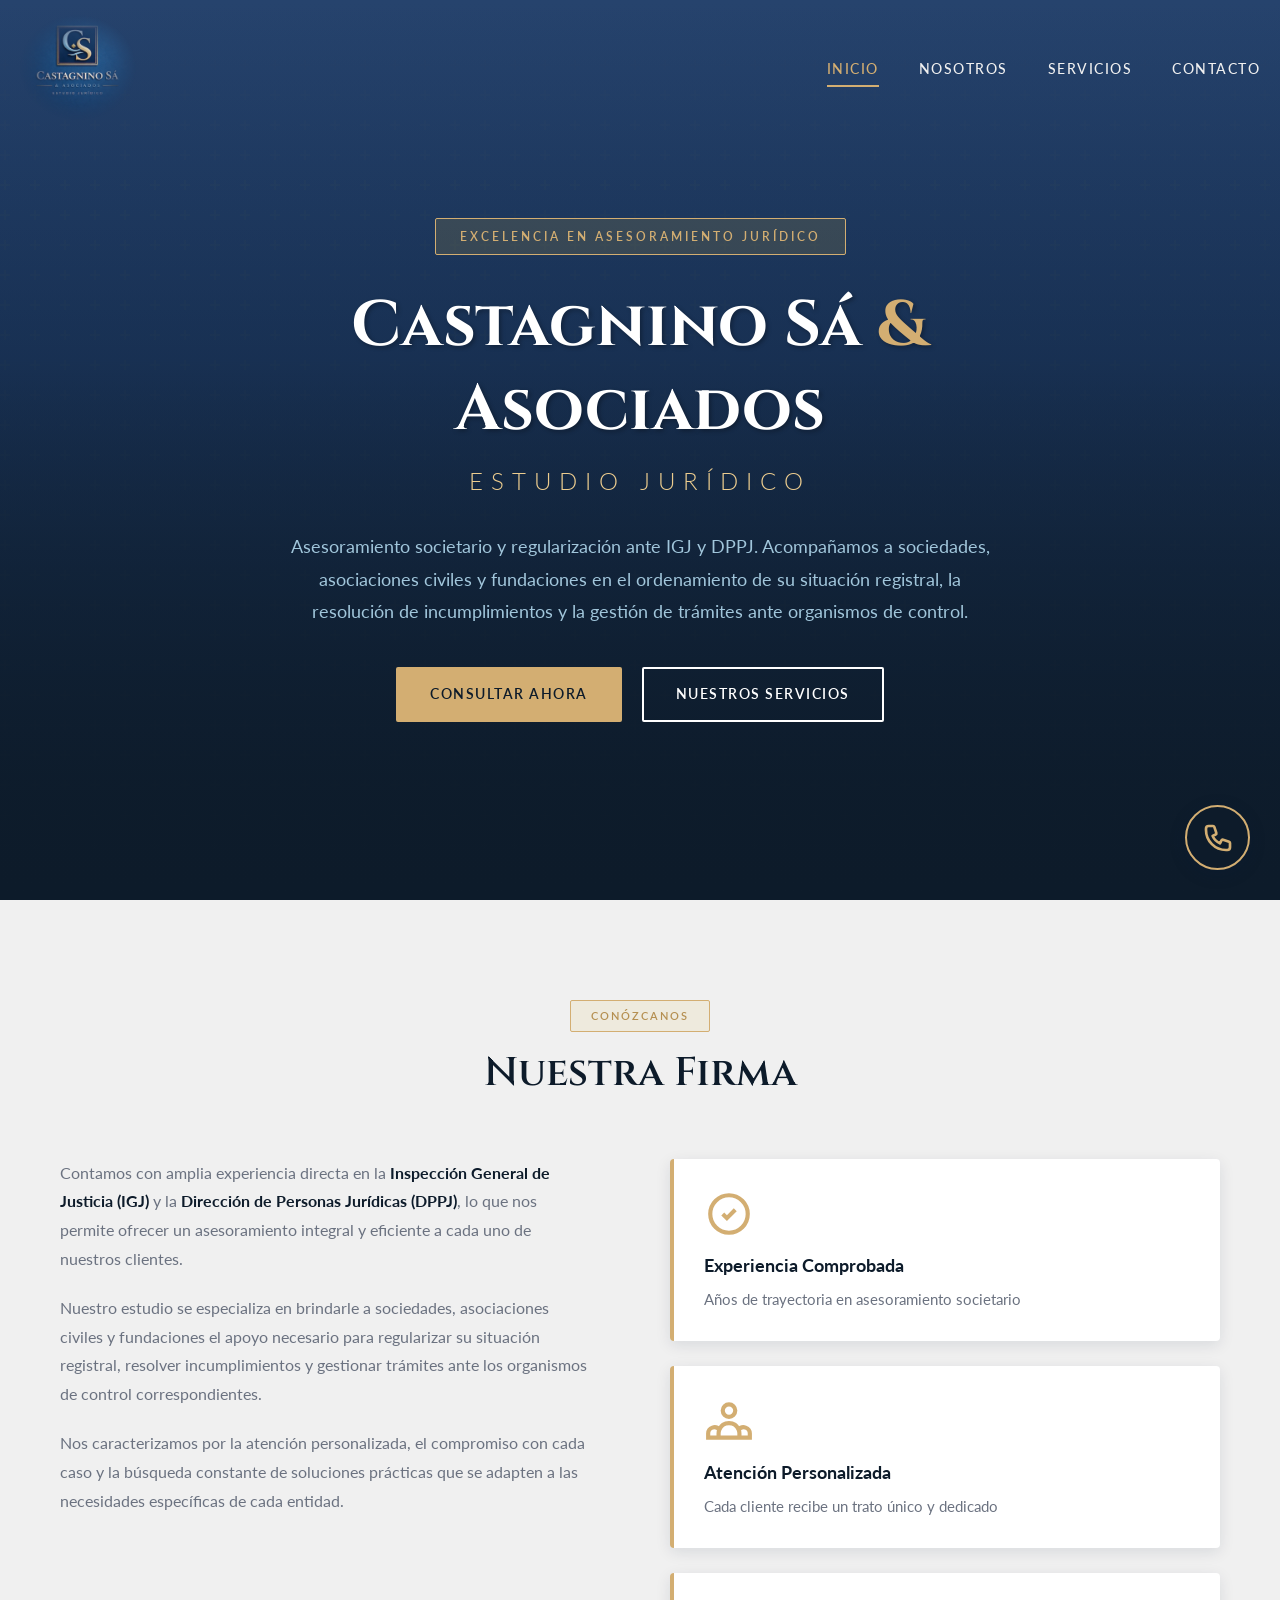
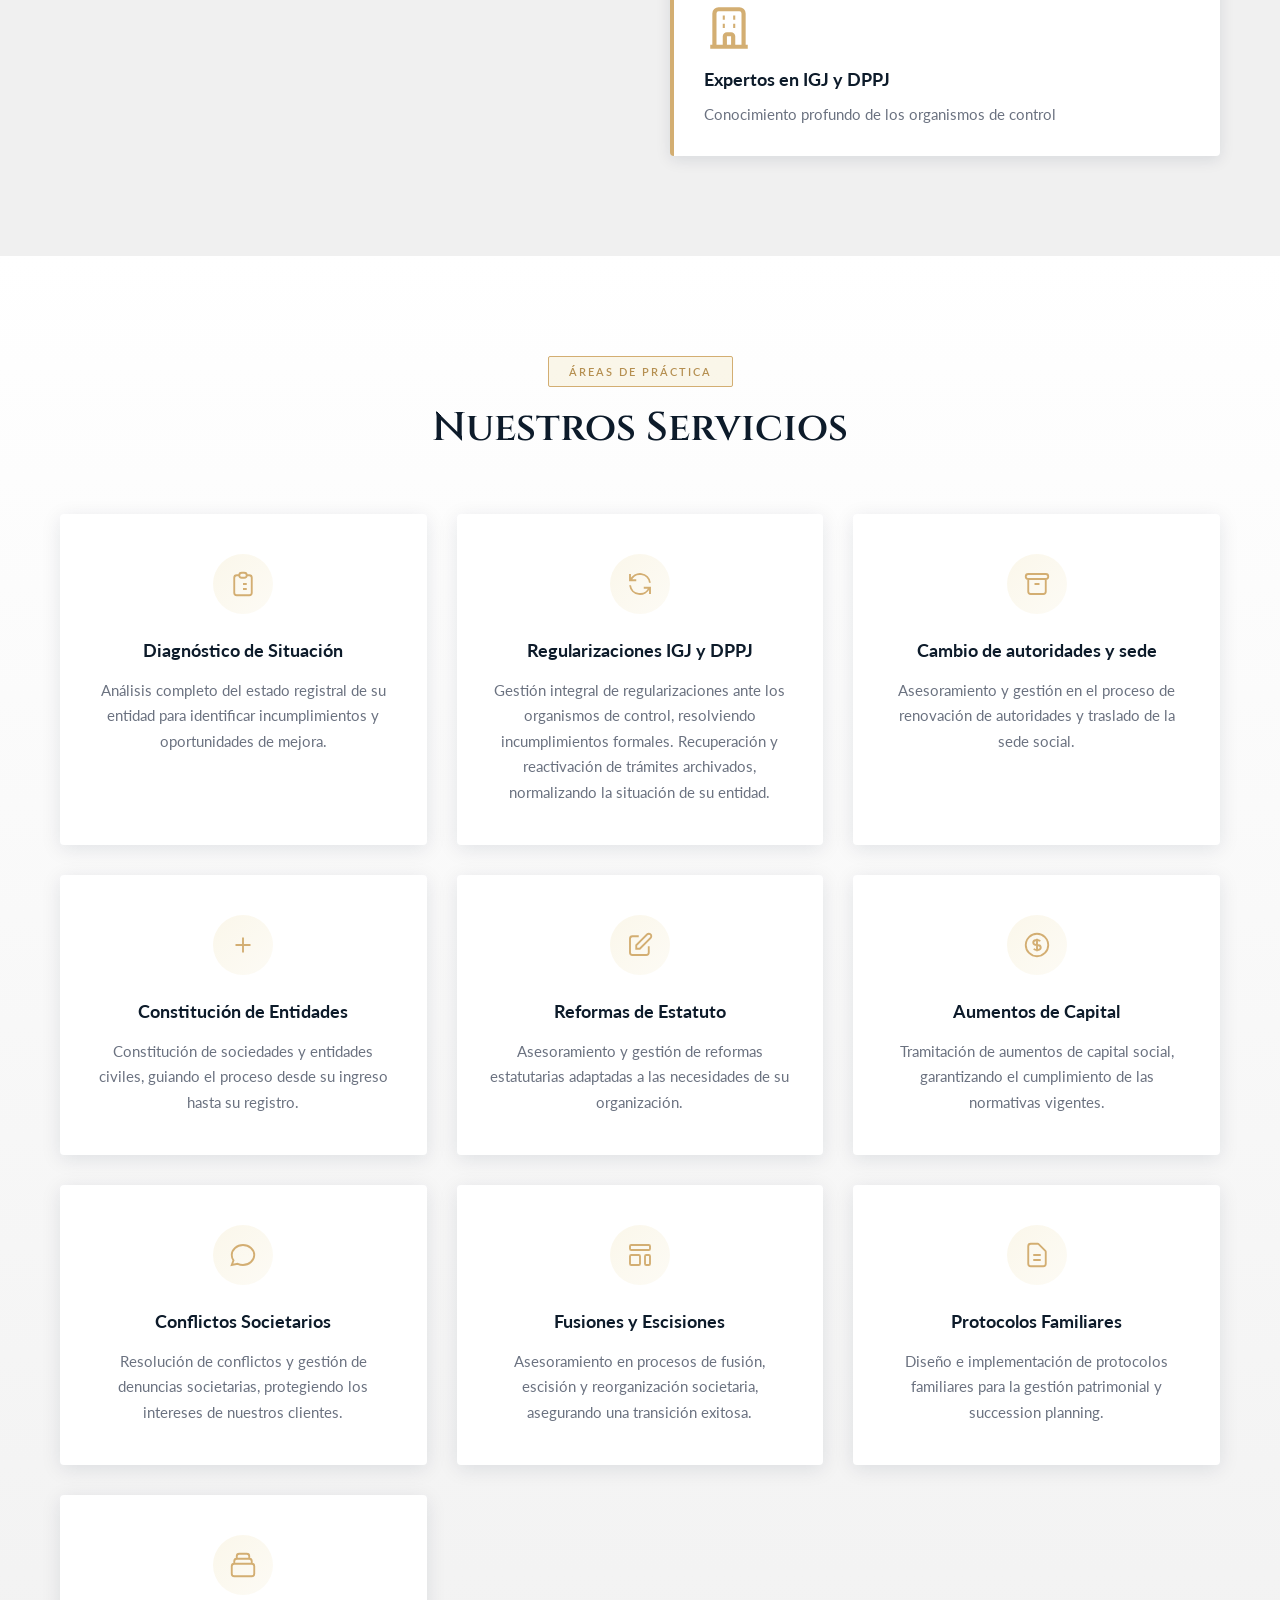
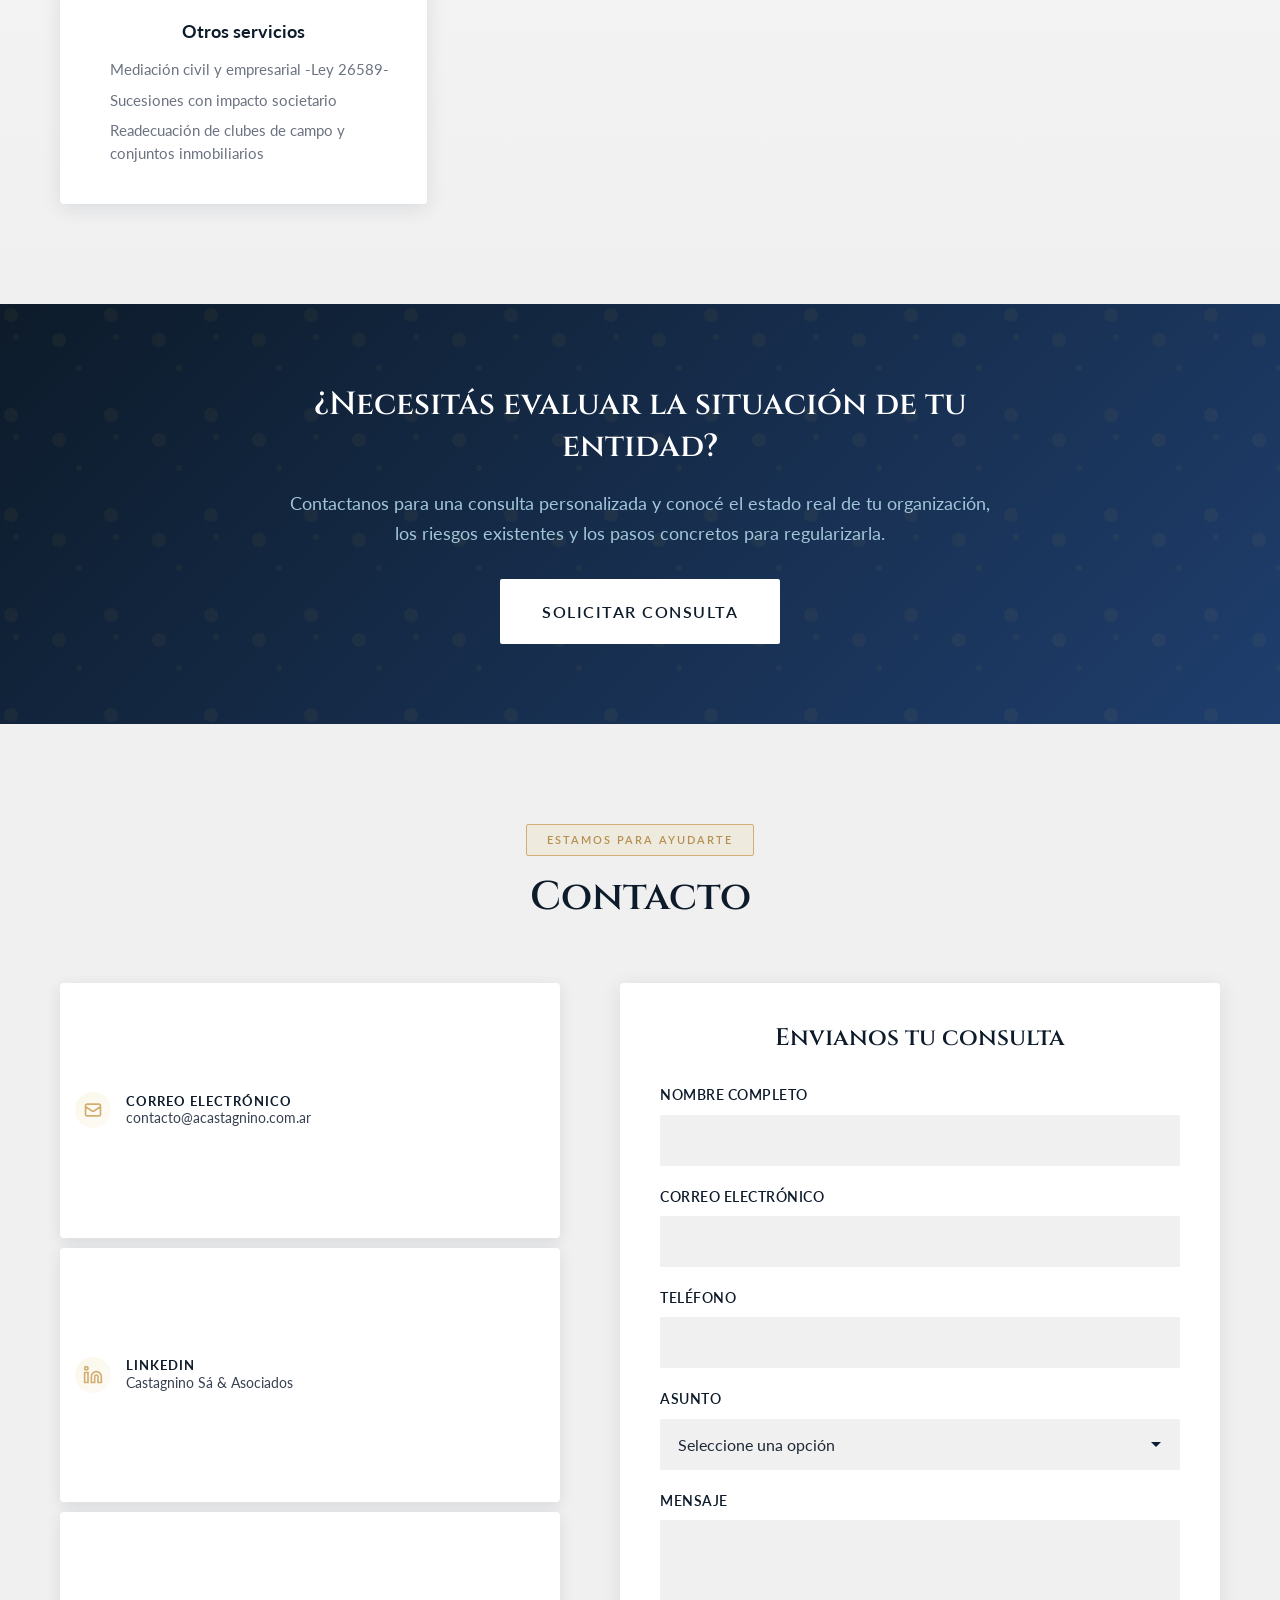
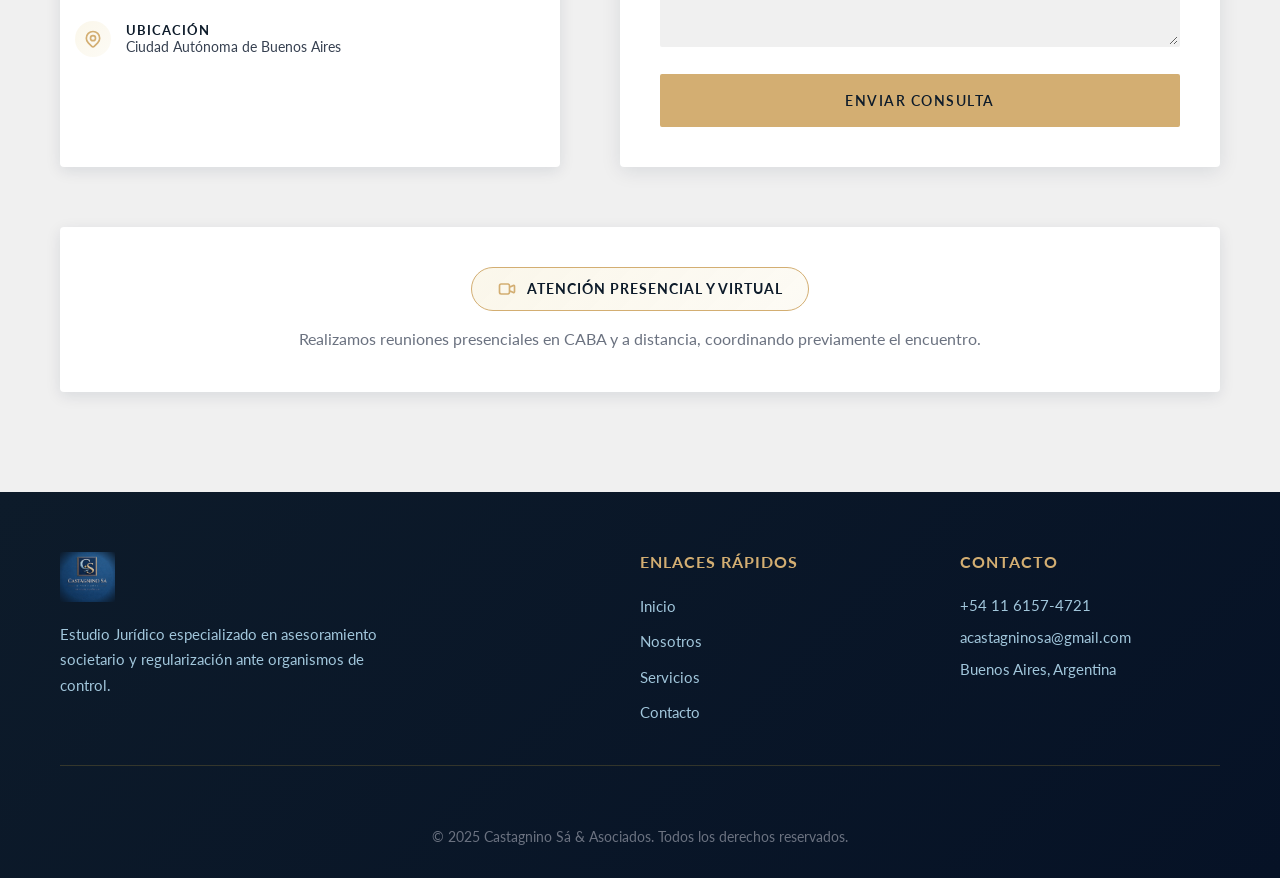
<file: index.html>
<!DOCTYPE html>
<html lang="es">
<head>
    <meta charset="UTF-8">
    <meta name="viewport" content="width=device-width, initial-scale=1.0">
    <meta name="description" content="Castagnino Sá & Asociados - Estudio Jurídico especializado en asesoramiento societario y regularización ante IGJ y DPPJ.">
    <title>Castagnino Sá & Asociados | Estudio Jurídico</title>
    
    <!-- Optimizaciones de carga ultrarrápida (Preloads) -->
    <link rel="preconnect" href="https://fonts.googleapis.com">
    <link rel="preconnect" href="https://fonts.gstatic.com" crossorigin>
    <link rel="preload" as="image" href="logo.png">
    
    <link href="https://fonts.googleapis.com/css2?family=Cinzel:wght@400;600;700&family=Lato:wght@300;400;700&display=swap" rel="stylesheet">
    <link rel="stylesheet" href="styles.css">
</head>
<body>
    <!-- Header con navegación -->
    <header class="header">
        <div class="container">
            <div class="logo-container">
                <img src="logo.png" alt="Castagnino Sá & Asociados" class="logo" fetchpriority="high" decoding="async">
            </div>
            <nav class="nav">
                <ul class="nav-list">
                    <li><a href="#inicio" class="nav-link active">Inicio</a></li>
                    <li><a href="#nosotros" class="nav-link">Nosotros</a></li>
                    <li><a href="#servicios" class="nav-link">Servicios</a></li>
                    <li><a href="#contacto" class="nav-link">Contacto</a></li>
                </ul>
            </nav>
            <button class="menu-toggle" aria-label="Menú">
                <span></span>
                <span></span>
                <span></span>
            </button>
        </div>
    </header>

    <!-- Hero Section -->
    <section id="inicio" class="hero">
        <div class="hero-overlay"></div>
        <div class="hero-content">
            <div class="hero-badge">Excelencia en Asesoramiento Jurídico</div>
            <h1 class="hero-title">Castagnino Sá <span class="gold">&</span> Asociados</h1>
            <p class="hero-subtitle">Estudio Jurídico</p>
            <p class="hero-description">
                Asesoramiento societario y regularización ante IGJ y DPPJ. 
                Acompañamos a sociedades, asociaciones civiles y fundaciones en el ordenamiento 
                de su situación registral, la resolución de incumplimientos y la gestión de trámites 
                ante organismos de control.
            </p>
            <div class="hero-buttons">
                <a href="#contacto" class="btn btn-primary">Consultar Ahora</a>
                <a href="#servicios" class="btn btn-secondary">Nuestros Servicios</a>
            </div>
    </section>

    <!-- Sección Nosotros -->
    <section id="nosotros" class="section about-section">
        <div class="container">
            <div class="section-header">
                <div class="section-badge">Conózcanos</div>
                <h2 class="section-title">Nuestra Firma</h2>
            </div>
            <div class="about-content">
                <div class="about-text">
                    <p class="about-lead">
                        Contamos con amplia experiencia directa en la <strong>Inspección General de Justicia (IGJ)</strong> 
                        y la <strong>Dirección de Personas Jurídicas (DPPJ)</strong>, lo que nos permite ofrecer un 
                        asesoramiento integral y eficiente a cada uno de nuestros clientes.
                    </p>
                    <p>
                        Nuestro estudio se especializa en brindarle a sociedades, asociaciones civiles y fundaciones 
                        el apoyo necesario para regularizar su situación registral, resolver incumplimientos y 
                        gestionar trámites ante los organismos de control correspondientes.
                    </p>
                    <p>
                        Nos caracterizamos por la atención personalizada, el compromiso con cada caso y la 
                        búsqueda constante de soluciones prácticas que se adapten a las necesidades específicas 
                        de cada entidad.
                    </p>
                </div>
                <div class="about-features">
                    <div class="feature-card">
                        <div class="feature-icon">
                            <svg viewBox="0 0 24 24" fill="none" stroke="currentColor" stroke-width="2">
                                <path d="M9 12l2 2 4-4m6 2a9 9 0 11-18 0 9 9 0 0118 0z"/>
                            </svg>
                        </div>
                        <h3>Experiencia Comprobada</h3>
                        <p>Años de trayectoria en asesoramiento societario</p>
                    </div>
                    <div class="feature-card">
                        <div class="feature-icon">
                            <svg viewBox="0 0 24 24" fill="none" stroke="currentColor" stroke-width="2">
                                <path d="M17 20h5v-2a3 3 0 00-5.356-1.857M17 20H7m10 0v-2c0-.656-.126-1.283-.356-1.857M7 20H2v-2a3 3 0 015.356-1.857M7 20v-2c0-.656.126-1.283.356-1.857m0 0a5.002 5.002 0 019.288 0M15 7a3 3 0 11-6 0 3 3 0 016 0z"/>
                            </svg>
                        </div>
                        <h3>Atención Personalizada</h3>
                        <p>Cada cliente recibe un trato único y dedicado</p>
                    </div>
                    <div class="feature-card">
                        <div class="feature-icon">
                            <svg viewBox="0 0 24 24" fill="none" stroke="currentColor" stroke-width="2">
                                <path d="M19 21V5a2 2 0 00-2-2H7a2 2 0 00-2 2v16m14 0h2m-2 0h-5m-9 0H3m2 0h5M9 7h1m-1 4h1m4-4h1m-1 4h1m-5 10v-5a1 1 0 011-1h2a1 1 0 011 1v5m-4 0h4"/>
                            </svg>
                        </div>
                        <h3>Expertos en IGJ y DPPJ</h3>
                        <p>Conocimiento profundo de los organismos de control</p>
                    </div>
                </div>
            </div>
        </div>
    </section>

    <!-- Sección Servicios -->
    <section id="servicios" class="section services-section">
        <div class="container">
            <div class="section-header">
                <div class="section-badge">Áreas de Práctica</div>
                <h2 class="section-title">Nuestros Servicios</h2>
            </div>
            
            <div class="services-grid">
                <div class="service-card">
                    <div class="service-icon">
                        <svg viewBox="0 0 24 24" fill="none" stroke="currentColor" stroke-width="1.5">
                            <path d="M9 5H7a2 2 0 00-2 2v12a2 2 0 002 2h10a2 2 0 002-2V7a2 2 0 00-2-2h-2M9 5a2 2 0 002 2h2a2 2 0 002-2M9 5a2 2 0 012-2h2a2 2 0 012 2m-3 7h3m-3 4h3m-6-4h.01M9 16h.01"/>
                        </svg>
                    </div>
                    <h3>Diagnóstico de Situación</h3>
                    <p>Análisis completo del estado registral de su entidad para identificar incumplimientos y oportunidades de mejora.</p>
                </div>

                <div class="service-card">
                    <div class="service-icon">
                        <svg viewBox="0 0 24 24" fill="none" stroke="currentColor" stroke-width="1.5">
                            <path d="M4 4v5h.582m15.356 2A8.001 8.001 0 004.582 9m0 0H9m11 11v-5h-.581m0 0a8.003 8.003 0 01-15.357-2m15.357 2H15"/>
                        </svg>
                    </div>
                    <h3>Regularizaciones IGJ y DPPJ</h3>
                    <p>Gestión integral de regularizaciones ante los organismos de control, resolviendo incumplimientos formales. Recuperación y reactivación de trámites archivados, normalizando la situación de su entidad.</p>
                </div>

                <div class="service-card">
                    <div class="service-icon">
                        <svg viewBox="0 0 24 24" fill="none" stroke="currentColor" stroke-width="1.5">
                            <path d="M5 8h14M5 8a2 2 0 110-4h14a2 2 0 110 4M5 8v10a2 2 0 002 2h10a2 2 0 002-2V8m-9 4h4"/>
                        </svg>
                    </div>
                    <h3>Cambio de autoridades y sede</h3>
                    <p>Asesoramiento y gestión en el proceso de renovación de autoridades y traslado de la sede social.</p>
                </div>

                <div class="service-card">
                    <div class="service-icon">
                        <svg viewBox="0 0 24 24" fill="none" stroke="currentColor" stroke-width="1.5">
                            <path d="M12 6v6m0 0v6m0-6h6m-6 0H6"/>
                        </svg>
                    </div>
                    <h3>Constitución de Entidades</h3>
                    <p>Constitución de sociedades y entidades civiles, guiando el proceso desde su ingreso hasta su registro.</p>
                </div>

                <div class="service-card">
                    <div class="service-icon">
                        <svg viewBox="0 0 24 24" fill="none" stroke="currentColor" stroke-width="1.5">
                            <path d="M11 5H6a2 2 0 00-2 2v11a2 2 0 002 2h11a2 2 0 002-2v-5m-1.414-9.414a2 2 0 112.828 2.828L11.828 15H9v-2.828l8.586-8.586z"/>
                        </svg>
                    </div>
                    <h3>Reformas de Estatuto</h3>
                    <p>Asesoramiento y gestión de reformas estatutarias adaptadas a las necesidades de su organización.</p>
                </div>

                <div class="service-card">
                    <div class="service-icon">
                        <svg viewBox="0 0 24 24" fill="none" stroke="currentColor" stroke-width="1.5">
                            <path d="M12 8c-1.657 0-3 .895-3 2s1.343 2 3 2 3 .895 3 2-1.343 2-3 2m0-8c1.11 0 2.08.402 2.599 1M12 8V7m0 1v8m0 0v1m0-1c-1.11 0-2.08-.402-2.599-1M21 12a9 9 0 11-18 0 9 9 0 0118 0z"/>
                        </svg>
                    </div>
                    <h3>Aumentos de Capital</h3>
                    <p>Tramitación de aumentos de capital social, garantizando el cumplimiento de las normativas vigentes.</p>
                </div>

                <div class="service-card">
                    <div class="service-icon">
                        <svg viewBox="0 0 24 24" fill="none" stroke="currentColor" stroke-width="1.5">
                            <path d="M8 12h.01M12 12h.01M16 12h.01M21 12c0 4.418-4.03 8-9 8a9.863 9.863 0 01-4.255-.949L3 20l1.395-3.72C3.512 15.042 3 13.574 3 12c0-4.418 4.03-8 9-8s9 3.582 9 8z"/>
                        </svg>
                    </div>
                    <h3>Conflictos Societarios</h3>
                    <p>Resolución de conflictos y gestión de denuncias societarias, protegiendo los intereses de nuestros clientes.</p>
                </div>

                <div class="service-card">
                    <div class="service-icon">
                        <svg viewBox="0 0 24 24" fill="none" stroke="currentColor" stroke-width="1.5">
                            <path d="M4 5a1 1 0 011-1h14a1 1 0 011 1v2a1 1 0 01-1 1H5a1 1 0 01-1-1V5zM4 13a1 1 0 011-1h6a1 1 0 011 1v6a1 1 0 01-1 1H5a1 1 0 01-1-1v-6zM16 13a1 1 0 011-1h2a1 1 0 011 1v6a1 1 0 01-1 1h-2a1 1 0 01-1-1v-6z"/>
                        </svg>
                    </div>
                    <h3>Fusiones y Escisiones</h3>
                    <p>Asesoramiento en procesos de fusión, escisión y reorganización societaria, asegurando una transición exitosa.</p>
                </div>

                <div class="service-card">
                    <div class="service-icon">
                        <svg viewBox="0 0 24 24" fill="none" stroke="currentColor" stroke-width="1.5">
                            <path d="M9 12h6m-6 4h6m2 5H7a2 2 0 01-2-2V5a2 2 0 012-2h5.586a1 1 0 01.707.293l5.414 5.414a1 1 0 01.293.707V19a2 2 0 01-2 2z"/>
                        </svg>
                    </div>
                    <h3>Protocolos Familiares</h3>
                    <p>Diseño e implementación de protocolos familiares para la gestión patrimonial y succession planning.</p>
                </div>

                <div class="service-card">
                    <div class="service-icon">
                        <svg viewBox="0 0 24 24" fill="none" stroke="currentColor" stroke-width="1.5">
                            <path d="M19 11H5m14 0a2 2 0 012 2v6a2 2 0 01-2 2H5a2 2 0 01-2-2v-6a2 2 0 012-2m14 0V9a2 2 0 00-2-2M5 11V9a2 2 0 012-2m0 0V5a2 2 0 012-2h6a2 2 0 012 2v2M7 7h10"/>
                        </svg>
                    </div>
                    <h3>Otros servicios</h3>
                    <ul style="text-align: left; padding-left: 20px; font-size: 0.9375rem; color: var(--gray); line-height: 1.5;">
                        <li style="margin-bottom: 8px;">Mediación civil y empresarial -Ley 26589-</li>
                        <li style="margin-bottom: 8px;">Sucesiones con impacto societario</li>
                        <li>Readecuación de clubes de campo y conjuntos inmobiliarios</li>
                    </ul>
                </div>
            </div>
        </div>
    </section>

    <!-- Sección CTA -->
    <section class="cta-section">
        <div class="container">
            <div class="cta-content">
                <h2>¿Necesitás evaluar la situación de tu entidad?</h2>
                <p>Contactanos para una consulta personalizada y conocé el estado real de tu organización, los riesgos existentes y los pasos concretos para regularizarla.</p>
                <a href="#contacto" class="btn btn-cta">Solicitar Consulta</a>
            </div>
        </div>
    </section>

    <!-- Sección Contacto -->
    <section id="contacto" class="section contact-section">
        <div class="container">
            <div class="section-header">
                <div class="section-badge">Estamos para ayudarte</div>
                <h2 class="section-title">Contacto</h2>
            </div>
            
            <div class="contact-content">
                <div class="contact-info">
                    <div class="contact-card" style="cursor: pointer;" onclick="window.open('mailto:contacto@acastagnino.com.ar', '_self')">
                        <div class="contact-icon">
                            <svg viewBox="0 0 24 24" fill="none" stroke="currentColor" stroke-width="2">
                                <path d="M3 8l7.89 5.26a2 2 0 002.22 0L21 8M5 19h14a2 2 0 002-2V7a2 2 0 00-2-2H5a2 2 0 00-2 2v10a2 2 0 002 2z"></path>
                            </svg>
                        </div>
                        <div class="contact-text">
                            <h3>Correo Electrónico</h3>
                            <p><a href="mailto:contacto@acastagnino.com.ar" style="color: inherit;">contacto@acastagnino.com.ar</a></p>
                        </div>
                    </div>

                    <div class="contact-card" style="cursor: pointer;" onclick="window.open('https://www.linkedin.com/in/anacastagninosa/', '_blank')">
                        <div class="contact-icon">
                            <svg viewBox="0 0 24 24" fill="none" stroke="currentColor" stroke-width="2">
                                <path d="M16 8a6 6 0 016 6v7h-4v-7a2 2 0 00-2-2 2 2 0 00-2 2v7h-4v-7a6 6 0 016-6zM2 9h4v12H2z"/>
                                <circle cx="4" cy="4" r="2"/>
                            </svg>
                        </div>
                        <div class="contact-text">
                            <h3>LinkedIn</h3>
                            <p><a href="https://www.linkedin.com/in/anacastagninosa/" target="_blank" style="color: inherit;">Castagnino Sá & Asociados</a></p>
                        </div>
                    </div>

                    <div class="contact-card">
                        <div class="contact-icon">
                            <svg viewBox="0 0 24 24" fill="none" stroke="currentColor" stroke-width="2">
                                <path d="M17.657 16.657L13.414 20.9a1.998 1.998 0 01-2.827 0l-4.244-4.243a8 8 0 1111.314 0z"/>
                                <path d="M15 11a3 3 0 11-6 0 3 3 0 016 0z"/>
                            </svg>
                        </div>
                        <div class="contact-text">
                            <h3>Ubicación</h3>
                            <p>Ciudad Autónoma de Buenos Aires</p>
                        </div>
                    </div>
                </div>

                <div class="contact-form-wrapper">
                    <h3>Envianos tu consulta</h3>
                    <form class="contact-form" id="contactForm" action="https://api.web3forms.com/submit" method="POST">
                        <input type="hidden" name="access_key" value="c57e36d4-e517-4ae5-9117-ffeb9a442867">
                        <input type="hidden" name="subject" value="Nueva consulta web - Ana Castagnino">
                        <input type="hidden" name="redirect" value="https://acastagnino.com.ar/">
                        <div class="form-group">
                            <label for="nombre">Nombre Completo</label>
                            <input type="text" id="nombre" name="nombre" required>
                        </div>
                        <div class="form-group">
                            <label for="email">Correo Electrónico</label>
                            <input type="email" id="email" name="email" required>
                        </div>
                        <div class="form-group">
                            <label for="telefono">Teléfono</label>
                            <input type="tel" id="telefono" name="telefono">
                        </div>
                        <div class="form-group">
                            <label for="asunto">Asunto</label>
                            <select id="asunto" name="asunto" required>
                                <option value="">Seleccione una opción</option>
                                <option value="diagnostico">Diagnóstico de Situación</option>
                                <option value="regularizacion">Regularizaciones IGJ y DPPJ</option>
                                <option value="cambio_autoridades">Cambio de autoridades y sede</option>
                                <option value="constitucion">Constitución de Entidades</option>
                                <option value="reformas">Reformas de Estatuto</option>
                                <option value="aumentos">Aumentos de Capital</option>
                                <option value="conflictos">Conflictos Societarios</option>
                                <option value="fusiones">Fusiones y Escisiones</option>
                                <option value="protocolos">Protocolos Familiares</option>
                                <option value="otros">Otros servicios</option>
                            </select>
                        </div>
                        <div class="form-group">
                            <label for="mensaje">Mensaje</label>
                            <textarea id="mensaje" name="mensaje" rows="5" required></textarea>
                        </div>
                        <button type="submit" class="btn btn-submit">Enviar Consulta</button>
                    </form>
                </div>
            </div>

            <div class="attendance-info">
                <div class="attendance-badge">
                    <svg viewBox="0 0 24 24" fill="none" stroke="currentColor" stroke-width="2">
                        <path d="M15 10l4.553-2.276A1 1 0 0121 8.618v6.764a1 1 0 01-1.447.894L15 14M5 18h8a2 2 0 002-2V8a2 2 0 00-2-2H5a2 2 0 00-2 2v8a2 2 0 002 2z"/>
                    </svg>
                    <span>Atención Presencial y Virtual</span>
                </div>
                <p>Realizamos reuniones presenciales en CABA y a distancia, coordinando previamente el encuentro.</p>
            </div>
        </div>
    </section>

    <!-- Footer -->
    <footer class="footer">
        <div class="container">
            <div class="footer-content">
                <div class="footer-brand">
                    <img src="logo.png" alt="Castagnino Sá & Asociados" class="footer-logo" loading="lazy" decoding="async">
                    <p>Estudio Jurídico especializado en asesoramiento societario y regularización ante organismos de control.</p>
                </div>
                <div class="footer-links">
                    <h4>Enlaces Rápidos</h4>
                    <ul>
                        <li><a href="#inicio">Inicio</a></li>
                        <li><a href="#nosotros">Nosotros</a></li>
                        <li><a href="#servicios">Servicios</a></li>
                        <li><a href="#contacto">Contacto</a></li>
                    </ul>
                </div>
                <div class="footer-contact">
                    <h4>Contacto</h4>
                    <p><a href="https://wa.me/5491161574721" target="_blank" style="color: inherit;">+54 11 6157-4721</a></p>
                    <p><a href="mailto:acastagninosa@gmail.com" style="color: inherit;">acastagninosa@gmail.com</a></p>
                    <p>Buenos Aires, Argentina</p>
                </div>
            </div>
            <div class="footer-bottom">
                <p>&copy; 2025 Castagnino Sá & Asociados. Todos los derechos reservados.</p>
            </div>
        </div>
    </footer>

    <!-- Botón Flotante WhatsApp -->
    <a href="https://wa.me/5491161574721" class="whatsapp-float" target="_blank" aria-label="Chatear por WhatsApp" rel="noopener noreferrer">
        <svg viewBox="0 0 24 24" fill="none" stroke="currentColor" stroke-width="2" stroke-linecap="round" stroke-linejoin="round">
            <path d="M3 5a2 2 0 012-2h3.28a1 1 0 01.948.684l1.498 4.493a1 1 0 01-.502 1.21l-2.257 1.13a11.042 11.042 0 005.516 5.516l1.13-2.257a1 1 0 011.21-.502l4.493 1.498a1 1 0 01.684.949V19a2 2 0 01-2 2h-1C9.716 21 3 14.284 3 6V5z"/>
        </svg>
    </a>

    <script src="script.js" defer></script>
</body>
</html>
</file>
<file: styles.css>
/* ==========================================
   CASTAGNINO SÁ & ASOCIADOS - ESTUDIO JURÍDICO
   Estilos CSS - Tema Profesional y Elegante
   ========================================== */

/* Variables CSS - Paleta de Colores del Logo */
:root {
    --primary-dark: #0D1B2A;
    --primary-medium: #1F3E6D;
    --primary-light: #2A5A9C;
    --gold: #D3AE72;
    --gold-light: #EDCD8F;
    --gold-dark: #B58F50;
    --silver: #A1C6DB;
    --white: #FFFFFF;
    --gray-light: #F0F0F0;
    --gray: #6B7280;
    --gray-dark: #374151;
    --text-dark: #1F2937;
    --text-light: #F9FAFB;
    --shadow: rgba(10, 28, 54, 0.3);
    --shadow-light: rgba(10, 28, 54, 0.1);
}

/* Reset y Base */
* {
    margin: 0;
    padding: 0;
    box-sizing: border-box;
}

html {
    scroll-behavior: smooth;
}

body {
    font-family: 'Lato', sans-serif;
    font-size: 16px;
    line-height: 1.6;
    color: var(--text-dark);
    background-color: var(--white);
}

h1, h2, h3, h4, h5, h6 {
    font-family: 'Cinzel', serif;
    font-weight: 600;
    line-height: 1.3;
    color: var(--primary-dark);
}

a {
    text-decoration: none;
    color: inherit;
    transition: all 0.3s ease;
}

ul {
    list-style: none;
}

img {
    max-width: 100%;
    height: auto;
    display: block;
}

/* Contenedor Principal */
.container {
    width: 100%;
    max-width: 1200px;
    margin: 0 auto;
    padding: 0 20px;
}

/* ==========================================
   HEADER Y NAVEGACIÓN
   ========================================== */
.header {
    position: fixed;
    top: 0;
    left: 0;
    right: 0;
    background-color: transparent; /* Ahora iniciará sin fondo o mismo tono que hero */
    box-shadow: none; /* Sombra eliminada al tope para fusión total */
    z-index: 1000;
    transition: all 0.3s ease;
}

.header.scrolled {
    background-color: #26436d; /* Fondo azul cuando hacemos scroll */
    box-shadow: 0 2px 20px var(--shadow); /* Sombra solo al escrolear */
}

.header .container {
    display: flex;
    align-items: center;
    justify-content: space-between;
    padding: 15px 20px;
    max-width: 1400px;
}

.logo-container {
    flex-shrink: 0;
}

.logo {
    height: 105px;
    width: auto;
    transition: transform 0.3s ease, height 0.3s ease;
    /* Difuminado agresivo hacia el centro para asegurar que los bordes sean 100% invisibles */
    -webkit-mask-image: radial-gradient(ellipse closest-side at 50% 50%, black 30%, transparent 100%);
    mask-image: radial-gradient(ellipse closest-side at 50% 50%, black 30%, transparent 100%);
}

.logo:hover {
    transform: scale(1.05);
}

.nav-list {
    display: flex;
    gap: 40px;
    align-items: center;
}

.nav-link {
    color: var(--gray-light);
    font-size: 14px;
    font-weight: 500;
    text-transform: uppercase;
    letter-spacing: 1.5px;
    padding: 10px 0;
    position: relative;
    transition: color 0.3s ease;
}

.nav-link::after {
    content: '';
    position: absolute;
    bottom: 0;
    left: 0;
    width: 0;
    height: 2px;
    background: var(--gold);
    transition: width 0.3s ease;
}

.nav-link:hover,
.nav-link.active {
    color: var(--gold);
}

.nav-link:hover::after,
.nav-link.active::after {
    width: 100%;
}

/* Menú Toggle (Móvil) */
.menu-toggle {
    display: none;
    flex-direction: column;
    gap: 5px;
    background: none;
    border: none;
    cursor: pointer;
    padding: 5px;
}

.menu-toggle span {
    width: 25px;
    height: 2px;
    background: var(--gray-light);
    transition: all 0.3s ease;
}

.menu-toggle.active span:nth-child(1) {
    transform: rotate(45deg) translate(5px, 5px);
}

.menu-toggle.active span:nth-child(2) {
    opacity: 0;
}

.menu-toggle.active span:nth-child(3) {
    transform: rotate(-45deg) translate(5px, -5px);
}

/* ==========================================
   HERO SECTION
   ========================================== */
.hero {
    min-height: 100vh;
    display: flex;
    align-items: center;
    justify-content: center;
    position: relative;
    background: linear-gradient(180deg, #26436d 0%, var(--primary-medium) 40%, var(--primary-dark) 100%);
    padding: 120px 20px 80px;
    overflow: hidden;
}

.hero::before {
    content: '';
    position: absolute;
    top: 0;
    left: 0;
    right: 0;
    bottom: 0;
    background: url("data:image/svg+xml,%3Csvg width='60' height='60' viewBox='0 0 60 60' xmlns='http://www.w3.org/2000/svg'%3E%3Cg fill='none' fill-rule='evenodd'%3E%3Cg fill='%23D4AF37' fill-opacity='0.05'%3E%3Cpath d='M36 34v-4h-2v4h-4v2h4v4h2v-4h4v-2h-4zm0-30V0h-2v4h-4v2h4v4h2V6h4V4h-4zM6 34v-4H4v4H0v2h4v4h2v-4h4v-2H6zM6 4V0H4v4H0v2h4v4h2V6h4V4H6z'/%3E%3C/g%3E%3C/g%3E%3C/svg%3E");
    opacity: 0.5;
    -webkit-mask-image: linear-gradient(180deg, transparent 0%, black 20%);
    mask-image: linear-gradient(180deg, transparent 0%, black 20%);
}

.hero-overlay {
    position: absolute;
    top: 0;
    left: 0;
    right: 0;
    bottom: 0;
    background: linear-gradient(180deg, transparent 0%, var(--primary-dark) 100%);
}

.hero-content {
    position: relative;
    z-index: 1;
    text-align: center;
    max-width: 900px;
    animation: fadeInUp 1s ease;
}

.hero-badge {
    display: inline-block;
    padding: 8px 24px;
    background: rgba(212, 175, 55, 0.15);
    border: 1px solid var(--gold);
    color: var(--gold);
    font-size: 12px;
    font-weight: 600;
    text-transform: uppercase;
    letter-spacing: 3px;
    margin-bottom: 30px;
    border-radius: 2px;
}

.hero-title {
    font-size: 4rem;
    font-weight: 700;
    color: var(--white);
    margin-bottom: 10px;
    text-shadow: 2px 2px 4px rgba(0, 0, 0, 0.3);
}

.hero-title .gold {
    color: var(--gold);
}

.hero-subtitle {
    font-family: 'Lato', sans-serif;
    font-size: 1.5rem;
    font-weight: 300;
    color: var(--gold-light);
    text-transform: uppercase;
    letter-spacing: 8px;
    margin-bottom: 30px;
}

.hero-description {
    font-size: 1.125rem;
    line-height: 1.8;
    color: var(--silver);
    margin-bottom: 40px;
    max-width: 700px;
    margin-left: auto;
    margin-right: auto;
}

.hero-buttons {
    display: flex;
    gap: 20px;
    justify-content: center;
    flex-wrap: wrap;
}

/* Decoración Hero */
.hero-decoration {
    position: absolute;
    bottom: 80px;
    left: 50%;
    transform: translateX(-50%);
    display: flex;
    align-items: center;
    gap: 20px;
}

.decoration-line {
    width: 100px;
    height: 1px;
    background: linear-gradient(90deg, transparent, var(--gold), transparent);
}

.decoration-diamond {
    width: 10px;
    height: 10px;
    background: var(--gold);
    transform: rotate(45deg);
}

/* ==========================================
   BOTONES
   ========================================== */
.btn {
    display: inline-flex;
    align-items: center;
    justify-content: center;
    padding: 14px 32px;
    font-family: 'Lato', sans-serif;
    font-size: 14px;
    font-weight: 600;
    text-transform: uppercase;
    letter-spacing: 1.5px;
    border: 2px solid transparent;
    border-radius: 2px;
    cursor: pointer;
    transition: all 0.3s ease;
    position: relative;
    overflow: hidden;
}

.btn-primary {
    background: var(--gold);
    color: var(--primary-dark);
    border-color: var(--gold);
}

.btn-primary:hover {
    background: var(--gold-dark);
    border-color: var(--gold-dark);
    transform: translateY(-2px);
    box-shadow: 0 4px 20px rgba(212, 175, 55, 0.4);
}

.btn-secondary {
    background: transparent;
    color: var(--white);
    border-color: var(--white);
}

.btn-secondary:hover {
    background: var(--white);
    color: var(--primary-dark);
    transform: translateY(-2px);
}

.btn-cta {
    background: var(--white);
    color: var(--primary-dark);
    border-color: var(--white);
    padding: 18px 40px;
    font-size: 16px;
}

.btn-cta:hover {
    background: var(--gold);
    border-color: var(--gold);
    transform: translateY(-2px);
    box-shadow: 0 4px 20px var(--shadow);
}

.btn-submit {
    width: 100%;
    background: var(--gold);
    color: var(--primary-dark);
    border-color: var(--gold);
    padding: 16px 32px;
}

.btn-submit:hover {
    background: var(--gold-dark);
    border-color: var(--gold-dark);
}

/* ==========================================
   SECCIONES GENERALES
   ========================================== */
.section {
    padding: 100px 0;
}

.section-header {
    text-align: center;
    margin-bottom: 60px;
}

.section-badge {
    display: inline-block;
    padding: 6px 20px;
    background: rgba(212, 175, 55, 0.1);
    border: 1px solid var(--gold);
    color: var(--gold-dark);
    font-size: 11px;
    font-weight: 600;
    text-transform: uppercase;
    letter-spacing: 2px;
    margin-bottom: 15px;
    border-radius: 2px;
}

.section-title {
    font-size: 2.5rem;
    color: var(--primary-dark);
    margin-bottom: 20px;
}

.title-decoration {
    display: flex;
    align-items: center;
    justify-content: center;
    gap: 15px;
}

.title-decoration .line {
    width: 60px;
    height: 1px;
    background: var(--gold);
}

.title-decoration .diamond {
    width: 8px;
    height: 8px;
    background: var(--gold);
    transform: rotate(45deg);
}

/* ==========================================
   SECCIÓN NOSOTROS
   ========================================== */
.about-section {
    background: var(--gray-light);
}

.about-content {
    display: grid;
    grid-template-columns: 1fr 1fr;
    gap: 60px;
    align-items: start;
}

.about-text {
    padding-right: 20px;
}

.about-lead {
    font-size: 1.125rem;
    line-height: 1.9;
    color: var(--text-dark);
    margin-bottom: 25px;
}

.about-text p {
    font-size: 1rem;
    line-height: 1.8;
    color: var(--gray);
    margin-bottom: 20px;
}

.about-text strong {
    color: var(--primary-dark);
    font-weight: 700;
}

.about-features {
    display: grid;
    gap: 25px;
}

.feature-card {
    background: var(--white);
    padding: 30px;
    border-radius: 4px;
    box-shadow: 0 4px 15px var(--shadow-light);
    border-left: 4px solid var(--gold);
    transition: all 0.3s ease;
}

.feature-card:hover {
    transform: translateX(10px);
    box-shadow: 0 6px 25px var(--shadow);
}

.feature-icon {
    width: 50px;
    height: 50px;
    margin-bottom: 15px;
}

.feature-icon svg {
    width: 100%;
    height: 100%;
    color: var(--gold);
}

.feature-card h3 {
    font-family: 'Lato', sans-serif;
    font-size: 1.125rem;
    font-weight: 700;
    color: var(--primary-dark);
    margin-bottom: 10px;
}

.feature-card p {
    font-size: 0.9375rem;
    color: var(--gray);
    line-height: 1.6;
}

/* ==========================================
   SECCIÓN SERVICIOS
   ========================================== */
.services-section {
    background: linear-gradient(180deg, var(--white) 0%, var(--gray-light) 100%);
}

.services-grid {
    display: grid;
    grid-template-columns: repeat(3, 1fr);
    gap: 30px;
}

.service-card {
    background: var(--white);
    padding: 40px 30px;
    border-radius: 4px;
    box-shadow: 0 4px 20px var(--shadow-light);
    text-align: center;
    transition: all 0.3s ease;
    position: relative;
    overflow: hidden;
}

.service-card::before {
    content: '';
    position: absolute;
    top: 0;
    left: 0;
    right: 0;
    height: 4px;
    background: linear-gradient(90deg, var(--gold), var(--gold-light));
    transform: scaleX(0);
    transition: transform 0.3s ease;
}

.service-card:hover {
    transform: translateY(-10px);
    box-shadow: 0 10px 40px var(--shadow);
}

.service-card:hover::before {
    transform: scaleX(1);
}

.service-icon {
    width: 60px;
    height: 60px;
    margin: 0 auto 25px;
    padding: 15px;
    background: linear-gradient(135deg, rgba(212, 175, 55, 0.1) 0%, rgba(212, 175, 55, 0.05) 100%);
    border-radius: 50%;
    display: flex;
    align-items: center;
    justify-content: center;
}

.service-icon svg {
    width: 100%;
    height: 100%;
    color: var(--gold);
}

.service-card h3 {
    font-family: 'Lato', sans-serif;
    font-size: 1.125rem;
    font-weight: 700;
    color: var(--primary-dark);
    margin-bottom: 15px;
}

.service-card p {
    font-size: 0.9375rem;
    line-height: 1.7;
    color: var(--gray);
}

/* ==========================================
   SECCIÓN CTA
   ========================================== */
.cta-section {
    background: linear-gradient(135deg, var(--primary-dark) 0%, var(--primary-medium) 100%);
    padding: 80px 0;
    position: relative;
    overflow: hidden;
}

.cta-section::before {
    content: '';
    position: absolute;
    top: 0;
    left: 0;
    right: 0;
    bottom: 0;
    background: url("data:image/svg+xml,%3Csvg width='100' height='100' viewBox='0 0 100 100' xmlns='http://www.w3.org/2000/svg'%3E%3Cpath d='M11 18c3.866 0 7-3.134 7-7s-3.134-7-7-7-7 3.134-7 7 3.134 7 7 7zm48 25c3.866 0 7-3.134 7-7s-3.134-7-7-7-7 3.134-7 7 3.134 7 7 7zm-43-7c1.657 0 3-1.343 3-3s-1.343-3-3-3-3 1.343-3 3 1.343 3 3 3zm63 31c1.657 0 3-1.343 3-3s-1.343-3-3-3-3 1.343-3 3 1.343 3 3 3z' fill='%23D4AF37' fill-opacity='0.05' fill-rule='evenodd'/%3E%3C/svg%3E");
}

.cta-content {
    position: relative;
    z-index: 1;
    text-align: center;
    max-width: 700px;
    margin: 0 auto;
}

.cta-content h2 {
    font-size: 2rem;
    color: var(--white);
    margin-bottom: 20px;
}

.cta-content p {
    font-size: 1.125rem;
    color: var(--silver);
    margin-bottom: 30px;
    line-height: 1.7;
}

/* ==========================================
   SECCIÓN CONTACTO
   ========================================== */
.contact-section {
    background: var(--gray-light);
}

.contact-content {
    display: grid;
    grid-template-columns: 1fr 1.2fr;
    gap: 60px;
    margin-bottom: 60px;
}

.contact-info {
    display: grid;
    gap: 10px;
}

.contact-card {
    background: var(--white);
    padding: 10px 15px;
    border-radius: 4px;
    box-shadow: 0 4px 15px var(--shadow-light);
    display: flex;
    align-items: center;
    gap: 15px;
    transition: all 0.3s ease;
}

.contact-card:hover {
    transform: translateX(10px);
    box-shadow: 0 6px 25px var(--shadow);
}

.contact-icon {
    width: 36px;
    height: 36px;
    flex-shrink: 0;
    padding: 8px;
    background: linear-gradient(135deg, rgba(212, 175, 55, 0.1) 0%, rgba(212, 175, 55, 0.05) 100%);
    border-radius: 50%;
    display: flex;
    align-items: center;
    justify-content: center;
}

.contact-icon svg {
    width: 100%;
    height: 100%;
    color: var(--gold);
}

.contact-card h3 {
    font-family: 'Lato', sans-serif;
    font-size: 0.8rem;
    font-weight: 700;
    color: var(--primary-dark);
    text-transform: uppercase;
    letter-spacing: 1px;
    margin-bottom: 0px;
}

.contact-card p {
    font-size: 0.9rem;
    color: var(--gray-dark);
    line-height: 1.3;
}

.contact-form-wrapper {
    background: var(--white);
    padding: 40px;
    border-radius: 4px;
    box-shadow: 0 4px 20px var(--shadow-light);
}

.contact-form-wrapper h3 {
    font-size: 1.5rem;
    color: var(--primary-dark);
    margin-bottom: 30px;
    text-align: center;
}

.form-group {
    margin-bottom: 20px;
}

.form-group label {
    display: block;
    font-size: 0.875rem;
    font-weight: 600;
    color: var(--primary-dark);
    margin-bottom: 8px;
    text-transform: uppercase;
    letter-spacing: 0.5px;
}

.form-group input,
.form-group select,
.form-group textarea {
    width: 100%;
    padding: 14px 16px;
    font-family: 'Lato', sans-serif;
    font-size: 1rem;
    color: var(--text-dark);
    background: var(--gray-light);
    border: 2px solid transparent;
    border-radius: 2px;
    transition: all 0.3s ease;
}

.form-group input:focus,
.form-group select:focus,
.form-group textarea:focus {
    outline: none;
    border-color: var(--gold);
    background: var(--white);
    box-shadow: 0 0 0 3px rgba(212, 175, 55, 0.1);
}

.form-group textarea {
    resize: vertical;
    min-height: 120px;
}

.form-group select {
    cursor: pointer;
    appearance: none;
    background-image: url("data:image/svg+xml,%3Csvg xmlns='http://www.w3.org/2000/svg' width='12' height='12' viewBox='0 0 12 12'%3E%3Cpath fill='%230A1C36' d='M6 9L1 4h10z'/%3E%3C/svg%3E");
    background-repeat: no-repeat;
    background-position: right 16px center;
}

/* Información de Atención */
.attendance-info {
    text-align: center;
    padding: 40px;
    background: var(--white);
    border-radius: 4px;
    box-shadow: 0 4px 15px var(--shadow-light);
}

.attendance-badge {
    display: inline-flex;
    align-items: center;
    gap: 10px;
    padding: 10px 25px;
    background: linear-gradient(135deg, rgba(212, 175, 55, 0.1) 0%, rgba(212, 175, 55, 0.05) 100%);
    border: 1px solid var(--gold);
    border-radius: 30px;
    margin-bottom: 15px;
}

.attendance-badge svg {
    width: 20px;
    height: 20px;
    color: var(--gold);
}

.attendance-badge span {
    font-size: 0.875rem;
    font-weight: 700;
    color: var(--primary-dark);
    text-transform: uppercase;
    letter-spacing: 1px;
}

.attendance-info p {
    font-size: 1rem;
    color: var(--gray);
    line-height: 1.6;
}

/* ==========================================
   FOOTER
   ========================================== */
.footer {
    background: linear-gradient(135deg, var(--primary-dark) 0%, #061226 100%);
    padding: 60px 0 30px;
    color: var(--silver);
}

.footer-content {
    display: grid;
    grid-template-columns: 2fr 1fr 1fr;
    gap: 60px;
    margin-bottom: 40px;
    padding-bottom: 40px;
    border-bottom: 1px solid rgba(212, 175, 55, 0.2);
}

.footer-brand {
    max-width: 350px;
}

.footer-logo {
    height: 50px;
    margin-bottom: 20px;
    opacity: 0.9;
    /* Difuminar bordes para integrar con el fondo del footer */
    -webkit-mask-image: radial-gradient(ellipse at center, black 65%, transparent 100%);
    mask-image: radial-gradient(ellipse at center, black 65%, transparent 100%);
}

.footer-brand p {
    font-size: 0.9375rem;
    line-height: 1.7;
    color: var(--silver);
}

.footer-links h4,
.footer-contact h4 {
    font-family: 'Lato', sans-serif;
    font-size: 1rem;
    font-weight: 700;
    color: var(--gold);
    text-transform: uppercase;
    letter-spacing: 1px;
    margin-bottom: 20px;
}

.footer-links ul {
    display: flex;
    flex-direction: column;
    gap: 10px;
}

.footer-links a {
    font-size: 0.9375rem;
    color: var(--silver);
    transition: color 0.3s ease;
}

.footer-links a:hover {
    color: var(--gold);
}

.footer-contact p {
    font-size: 0.9375rem;
    margin-bottom: 8px;
    color: var(--silver);
}

.footer-bottom {
    text-align: center;
    padding-top: 20px;
}

.footer-bottom p {
    font-size: 0.875rem;
    color: var(--gray);
}

/* ==========================================
   ANIMACIONES
   ========================================== */
@keyframes fadeInUp {
    from {
        opacity: 0;
        transform: translateY(30px);
    }
    to {
        opacity: 1;
        transform: translateY(0);
    }
}

@keyframes fadeIn {
    from {
        opacity: 0;
    }
    to {
        opacity: 1;
    }
}

/* Animaciones para elementos al hacer scroll */
.animate-on-scroll {
    opacity: 0;
    transform: translateY(30px);
    transition: all 0.6s ease;
}

.animate-on-scroll.visible {
    opacity: 1;
    transform: translateY(0);
}

/* ==========================================
   RESPONSIVE DESIGN
   ========================================== */

/* Tablets */
@media (max-width: 1024px) {
    .hero-title {
        font-size: 3rem;
    }

    .hero-subtitle {
        font-size: 1.25rem;
        letter-spacing: 5px;
    }

    .about-content {
        grid-template-columns: 1fr;
        gap: 40px;
    }

    .services-grid {
        grid-template-columns: repeat(2, 1fr);
    }

    .contact-content {
        grid-template-columns: 1fr;
        gap: 40px;
    }

    .footer-content {
        grid-template-columns: 1fr 1fr;
        gap: 40px;
    }
}

/* Móviles */
@media (max-width: 768px) {
    .nav-list {
        position: fixed;
        top: 135px;
        left: 0;
        right: 0;
        background: var(--primary-dark);
        flex-direction: column;
        padding: 30px;
        gap: 0;
        transform: translateY(-150%);
        transition: transform 0.3s ease;
        box-shadow: 0 10px 30px var(--shadow);
    }

    .nav-list.active {
        transform: translateY(0);
    }

    .nav-list li {
        border-bottom: 1px solid rgba(212, 175, 55, 0.2);
    }

    .nav-list li:last-child {
        border-bottom: none;
    }

    .nav-link {
        display: block;
        padding: 15px 0;
    }

    .menu-toggle {
        display: flex;
    }

    .hero {
        padding: 100px 20px 60px;
    }

    .hero-title {
        font-size: 2.25rem;
    }

    .hero-subtitle {
        font-size: 1rem;
        letter-spacing: 3px;
    }

    .hero-description {
        font-size: 1rem;
    }

    .hero-buttons {
        flex-direction: column;
        gap: 15px;
    }

    .hero-decoration {
        display: none;
    }

    .section {
        padding: 60px 0;
    }

    .section-title {
        font-size: 2rem;
    }

    .services-grid {
        grid-template-columns: 1fr;
    }

    .about-text {
        padding-right: 0;
    }

    .footer-content {
        grid-template-columns: 1fr;
        gap: 30px;
        text-align: center;
    }

    .footer-brand {
        max-width: 100%;
    }

    .footer-links ul {
        align-items: center;
    }
}

/* Móviles pequeños */
@media (max-width: 480px) {
    .hero-title {
        font-size: 1.75rem;
    }

    .container {
        padding: 0 15px;
    }

    .service-card,
    .contact-form-wrapper {
        padding: 25px 20px;
    }

    .contact-card {
        flex-direction: column;
        text-align: center;
    }

    .contact-icon {
        margin: 0 auto;
    }

    .btn {
        width: 100%;
        text-align: center;
    }
}

/* Efecto parallax suave */
@media (prefers-reduced-motion: no-preference) {
    .hero {
        background-attachment: fixed;
    }
}

/* ==========================================
   BOTÓN FLOTANTE WHATSAPP
   ========================================== */
.whatsapp-float {
    position: fixed;
    bottom: 30px;
    right: 30px;
    width: 65px;
    height: 65px;
    background-color: var(--primary-dark);
    color: var(--gold);
    border: 2px solid var(--gold);
    border-radius: 50%;
    display: flex;
    align-items: center;
    justify-content: center;
    box-shadow: 0 4px 15px var(--shadow);
    z-index: 9999;
    transition: all 0.3s cubic-bezier(0.175, 0.885, 0.32, 1.275);
    cursor: pointer;
    text-decoration: none;
    animation: pulse-border 2s infinite;
}

.whatsapp-float svg {
    width: 32px;
    height: 32px;
    stroke: currentColor;
    transition: all 0.3s ease;
}

.whatsapp-float:hover {
    background-color: var(--gold);
    color: var(--primary-dark);
    box-shadow: 0 8px 25px rgba(212, 175, 55, 0.4);
    transform: translateY(-8px) scale(1.05);
    animation: none;
}

.whatsapp-float:hover svg {
    transform: scale(1.1);
}

@keyframes pulse-border {
    0% {
        box-shadow: 0 0 0 0 rgba(212, 175, 55, 0.7);
    }
    70% {
        box-shadow: 0 0 0 15px rgba(212, 175, 55, 0);
    }
    100% {
        box-shadow: 0 0 0 0 rgba(212, 175, 55, 0);
    }
}
</file>
